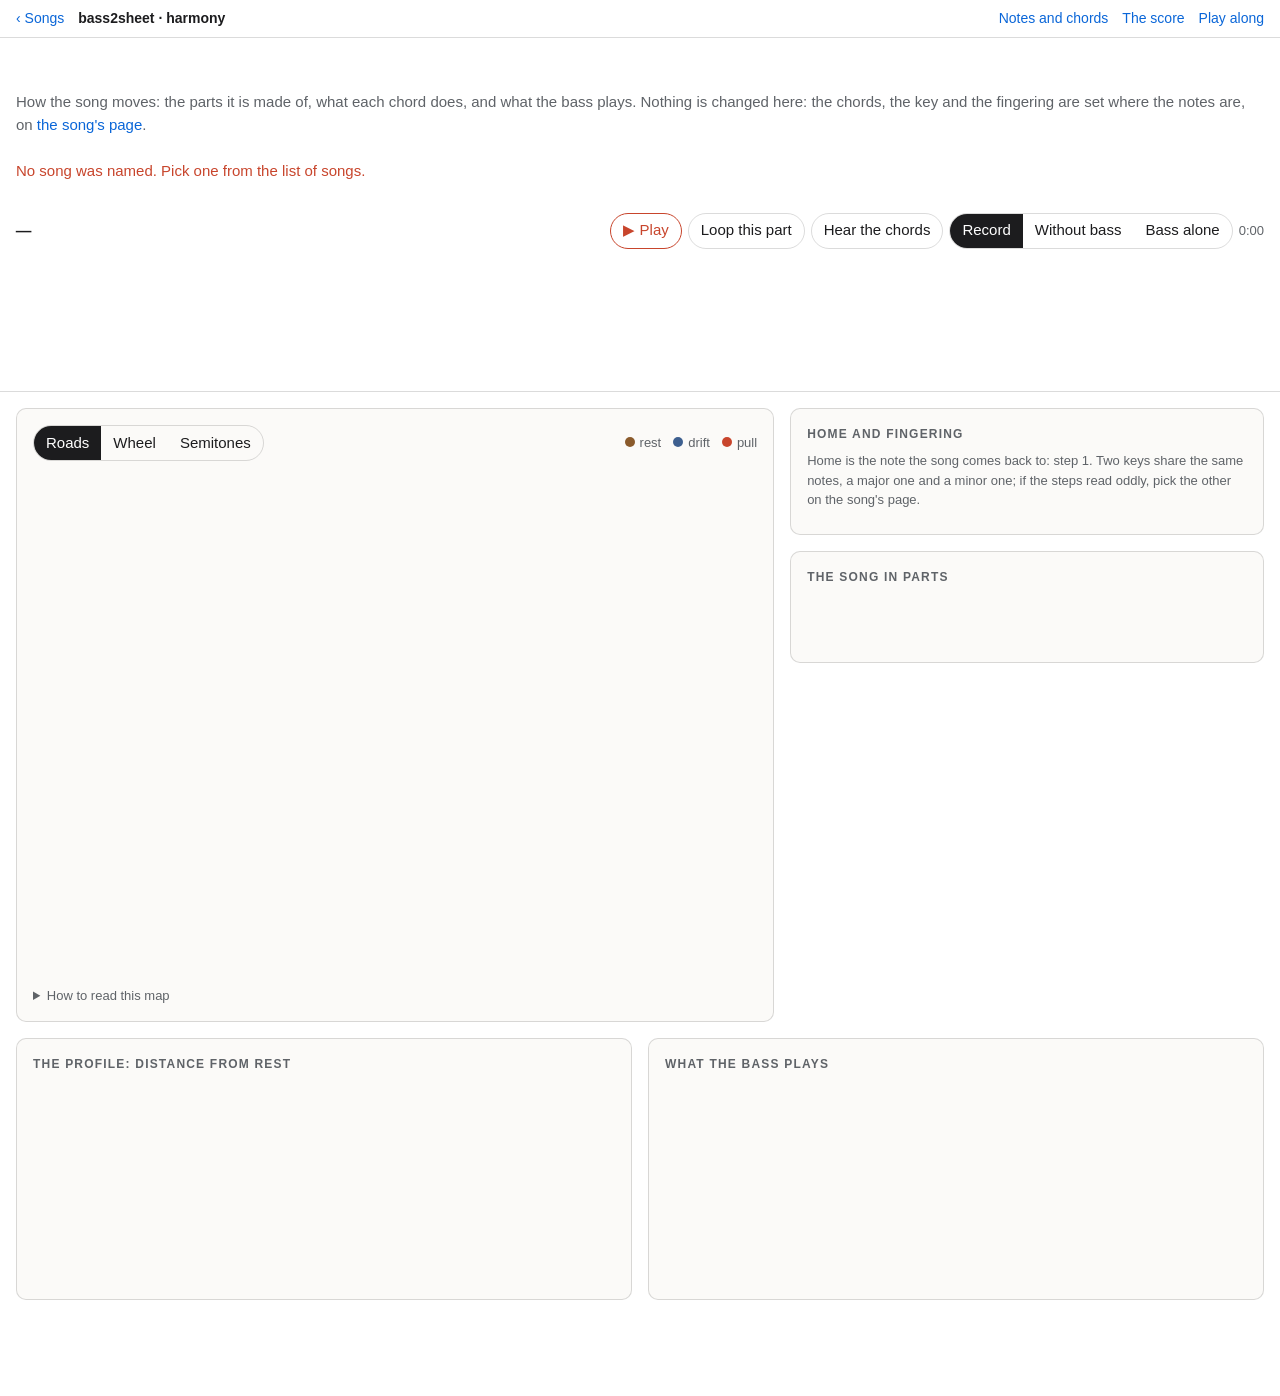
<file: src/bass2sheet/copilot_harmony.html>
<!doctype html>
<html lang="en">
<head>
<meta charset="utf-8">
<title>Harmony · bass2sheet</title>
<link rel="icon" href="data:,">
<meta name="viewport" content="width=device-width, initial-scale=1">
<style>
:root{
  --rest:#8a5a2b;--drift:#3d5f8f;--pull:#c8452c;
  --rest-soft:rgba(138,90,43,.13);--drift-soft:rgba(61,95,143,.13);--pull-soft:rgba(200,69,44,.13);
  --ink-soft:rgba(127,127,127,.16);--trail:#1c1c1e;
  --paper:#ffffff;--text:#1c1c1e;--text-2:#5f6368;--card:#fbfaf8;--line:rgba(0,0,0,.14);--blue:#0a66d8;
  --serif:"Iowan Old Style","Palatino Linotype",Palatino,"Book Antiqua",Georgia,serif;
  --sans:-apple-system,"Segoe UI",Roboto,Helvetica,Arial,sans-serif;
  --s1:4px;--s2:8px;--s3:12px;--s4:16px;--s6:24px;--r:10px;
}
*{box-sizing:border-box}
[hidden]{display:none!important}
body{margin:0;background:var(--paper);color:var(--text);font-family:var(--sans);font-size:15px;line-height:1.5;-webkit-text-size-adjust:100%}
a{color:var(--blue);text-decoration:none}
a:hover{text-decoration:underline}
.top{display:flex;align-items:center;gap:14px;padding:8px var(--s4);border-bottom:1px solid var(--line);font-size:14px}
.top .grow{flex:1}
main{max-width:1280px;margin:0 auto;padding:0 var(--s4) 96px}
h1{font-family:var(--serif);font-weight:400;font-size:2rem;line-height:1.1;margin:var(--s4) 0 2px;letter-spacing:-.01em}
h3{font-size:.75rem;letter-spacing:.1em;text-transform:uppercase;color:var(--text-2);margin:0 0 var(--s2);font-weight:600}
p{margin:0 0 var(--s3)}
.dek{color:var(--text-2);margin:0}
.muted{color:var(--text-2)}
.small{font-size:.8125rem}
.card{border:1px solid var(--line);border-radius:var(--r);background:var(--card);padding:var(--s4)}
.card + .card{margin-top:var(--s4)}
.row{display:flex;flex-wrap:wrap;gap:var(--s2);align-items:center}
.grow{flex:1 1 auto}
button,select{font:inherit;color:inherit}
.btn{min-height:36px;padding:0 var(--s3);border-radius:18px;border:1px solid var(--line);background:transparent;cursor:pointer;display:inline-flex;align-items:center;gap:6px;white-space:nowrap}
.btn:hover{background:var(--ink-soft)}
.btn[aria-pressed=true]{background:var(--text);color:var(--paper);border-color:var(--text)}
.btn.go{border-color:var(--pull);color:var(--pull)}
.btn.mini{min-height:26px;padding:0 10px;font-size:.75rem;border-radius:13px}
select{min-height:36px;border-radius:18px;border:1px solid var(--line);background:var(--paper);padding:0 var(--s2)}
.seg{display:inline-flex;border:1px solid var(--line);border-radius:18px;overflow:hidden}
.seg .btn{border:0;border-radius:0;min-height:34px}
.seg .btn.mini{min-height:26px}
/* the bar that stays in view: the chord that sounds, the part it is in, the neck */
.now{position:sticky;top:0;z-index:20;background:var(--paper);border-bottom:1px solid var(--line);margin:var(--s3) calc(-1*var(--s4)) 0;padding:6px var(--s4);display:flex;flex-wrap:wrap;gap:6px var(--s3);align-items:center;min-width:0}
.here{display:flex;align-items:baseline;gap:var(--s2);flex:none;min-width:150px;height:34px}
.here-name{font-family:var(--serif);font-size:1.9rem;line-height:1}
.here-num{font-family:var(--serif);font-style:italic;color:var(--text-2)}
.job{font-size:.6875rem;letter-spacing:.1em;text-transform:uppercase;font-weight:600;padding:2px 8px;border-radius:10px;color:#fff;white-space:nowrap}
.job.rest{background:var(--rest)}.job.drift{background:var(--drift)}.job.pull{background:var(--pull)}
.path{display:flex;gap:6px;overflow-x:auto;padding:3px 2px;scrollbar-width:thin;flex:1 1 0;min-width:0;align-items:center}
.mark{flex:none;display:inline-block;min-width:1.5em;text-align:center;font-weight:700;font-size:.9375rem;line-height:1.35;padding:0 5px;border:1.5px solid var(--text);border-radius:3px}
.path .mark{margin-right:2px}
.transport{display:flex;gap:6px;flex:none;align-items:center}
.chip{flex:none;display:grid;justify-items:center;min-width:46px;padding:3px 8px;border-radius:8px;border:1px solid var(--line);border-bottom-width:3px;background:transparent;cursor:pointer;line-height:1.15}
.chip b{font-family:var(--serif);font-weight:400;font-size:1.05rem;white-space:nowrap}
.chip i{font-size:.6875rem;color:var(--text-2);font-style:normal;white-space:nowrap}
.chip u{font-size:.625rem;color:var(--text-2);text-decoration:none;white-space:nowrap;letter-spacing:.02em;min-height:1.1em}
.chip.rest{border-bottom-color:var(--rest)}.chip.drift{border-bottom-color:var(--drift)}.chip.pull{border-bottom-color:var(--pull)}
.chip.again b,.chip.again i{opacity:.45}
.chip.playing{background:var(--pull-soft);box-shadow:inset 0 0 0 1px var(--text)}
.edit{flex:1 1 100%;display:flex;flex-direction:column;gap:6px;padding:var(--s2) var(--s3);border:1px solid var(--text);border-radius:var(--r);background:var(--card)}
.edit select{min-height:28px;font-size:.875rem}
.chip.pick{box-shadow:inset 0 0 0 2px var(--text)}
.chip.bare{border-style:dotted;border-bottom-style:solid}
.chip.bare b{font-family:var(--sans);font-size:.9375rem;color:var(--text-2)}
.kbd{flex:1 1 100%;display:flex;align-items:center;gap:var(--s4);min-width:0}
.partmark{flex:none;display:grid;justify-items:center;gap:3px;min-width:2.9em}
.partmark small{font-size:.625rem;line-height:1;min-height:1em;color:var(--text-2);white-space:nowrap}
.v-tag{font-size:.6875rem;letter-spacing:.1em;text-transform:uppercase;font-weight:600;color:var(--text-2)}
#neck{display:block;flex:0 1 700px;min-width:0;height:auto}
#lead{min-height:1.4em;margin:0}
/* the map on the left stays in view while the parts scroll on the right */
.work{display:grid;grid-template-columns:minmax(0,1.6fr) minmax(0,1fr);gap:var(--s4);align-items:start;margin-top:var(--s4)}
.leftcol{position:sticky;top:calc(var(--nowh,190px) + 10px)}
#map{display:block;width:100%;height:auto;max-height:calc(100vh - var(--nowh,190px) - 130px);min-height:240px}
.lens-help{margin-top:var(--s2)}
.lens-help summary{cursor:pointer;font-size:.8125rem;color:var(--text-2)}
.lens-help p{margin:var(--s2) 0 0}
.legend{display:flex;flex-wrap:wrap;gap:var(--s3);font-size:.8125rem;color:var(--text-2)}
.legend i{display:inline-block;width:10px;height:10px;border-radius:50%;margin-right:5px;vertical-align:baseline}
.bg-rest{background:var(--rest)}.bg-drift{background:var(--drift)}.bg-pull{background:var(--pull)}
.two{display:grid;grid-template-columns:repeat(2,minmax(0,1fr));gap:var(--s4);margin-top:var(--s4)}
.two .card + .card{margin-top:0}
/* the song in parts */
#strip,#profile{display:block;width:100%;height:auto;cursor:pointer}
.verb{border-top:1px solid var(--line);padding:var(--s3) 0}
.verb:first-child{border-top:0}
.verb-h{display:flex;flex-wrap:wrap;align-items:baseline;gap:2px var(--s2)}
.verb-h .mark{align-self:center}
.verb-h span:not(.mark){font-size:.8125rem;color:var(--text-2)}
.verb.on .verb-h .mark{background:var(--text);color:var(--paper)}
.opts{display:flex;flex-wrap:wrap;gap:6px;margin-top:var(--s2)}
.verb .said{margin:var(--s2) 0 0}
.role{display:grid;grid-template-columns:86px 1fr 44px;gap:var(--s2);align-items:center;font-size:.8125rem;margin-bottom:4px}
.role .bar{height:10px;border-radius:5px;background:var(--ink-soft);overflow:hidden}
.role .bar i{display:block;height:100%;background:var(--text);opacity:.7}
.role b{font-weight:400;text-align:right;font-variant-numeric:tabular-nums}
/* svg */
svg text{font-family:var(--sans);fill:var(--text)}
.t-num{font-family:var(--serif);font-size:15px;text-anchor:middle}
.t-sm{font-size:10.5px;text-anchor:middle;fill:var(--text-2);paint-order:stroke;stroke:var(--card);stroke-width:2.5px;stroke-linejoin:round}
.t-zone{font-size:12px;letter-spacing:.14em;text-anchor:middle;font-weight:700}
.t-mark{font-size:11px;font-weight:700;text-anchor:middle}
.zone{stroke-width:1.2;stroke-dasharray:3 4}
.st{cursor:pointer}
.st circle{fill:var(--paper);stroke:var(--line);stroke-width:1.2}
.st.in circle{stroke-width:2}
.st.rest.in circle{stroke:var(--rest)}.st.drift.in circle{stroke:var(--drift)}.st.pull.in circle{stroke:var(--pull)}
.st.used.rest circle{fill:var(--rest-soft);stroke:var(--rest);stroke-width:2.2}
.st.used.drift circle{fill:var(--drift-soft);stroke:var(--drift);stroke-width:2.2}
.st.used.pull circle{fill:var(--pull-soft);stroke:var(--pull);stroke-width:2.2}
.st.cur.rest circle{fill:var(--rest);stroke:var(--rest)}.st.cur.drift circle{fill:var(--drift);stroke:var(--drift)}.st.cur.pull circle{fill:var(--pull);stroke:var(--pull)}
.st.cur .t-num{fill:var(--paper)}
.st.cur .t-sm{fill:var(--text);font-weight:700}
.st.dim{opacity:.3}
.st.spare{opacity:.5}
.st.spare circle{stroke-width:1.2}
@keyframes ping{from{stroke-width:14px;stroke-opacity:.35}to{stroke-opacity:1}}
#map[data-live="1"] .st.cur circle{animation:ping .5s ease-out}
.trail{fill:none;stroke:var(--trail);stroke-width:2;stroke-linejoin:round;stroke-linecap:round}
.trail.last{stroke-width:3}
.flow{fill:none;stroke:var(--text-2);stroke-width:5;opacity:.32;stroke-linecap:round}
.grid-l{stroke:var(--line);stroke-width:1;fill:none}
.f-rest{fill:var(--rest)}.f-drift{fill:var(--drift)}.f-pull{fill:var(--pull)}.f-none{fill:var(--text-2)}
.s-rest{stroke:var(--rest)}.s-drift{stroke:var(--drift)}.s-pull{stroke:var(--pull)}
.part{fill:var(--ink-soft)}
.part.alt{fill:rgba(127,127,127,.07)}
.part.on{fill:var(--pull-soft)}
.part-on{fill:none;stroke:var(--text);stroke-width:1.2;pointer-events:none}
.cursor{stroke:var(--pull);stroke-width:2}
.string{stroke:#8d887e;stroke-linecap:round}
.fret{stroke:#b9b4a9;stroke-width:1.4}
.nut{stroke:#55514a;stroke-width:4}
.inlay{fill:rgba(127,127,127,.22)}
.handbox{fill:rgba(127,127,127,.12);stroke:rgba(127,127,127,.4);stroke-width:1;stroke-dasharray:3 3}
.ghost{fill:var(--paper);stroke:#b3aea3;stroke-width:1.2}
.shape{fill:none;stroke:var(--text-2);stroke-width:1.4;opacity:.5;stroke-linejoin:round;stroke-linecap:round}
.tone circle{stroke-width:1.4;fill:var(--paper)}
.tone.none circle{stroke:var(--text-2);fill:#f1efeb}
.tone.rest circle{stroke:var(--rest);fill:color-mix(in srgb,var(--rest) 22%,#fff)}
.tone.drift circle{stroke:var(--drift);fill:color-mix(in srgb,var(--drift) 22%,#fff)}
.tone.pull circle{stroke:var(--pull);fill:color-mix(in srgb,var(--pull) 22%,#fff)}
.tone.root circle{stroke-width:2.6}
.tone text,.sound text{font-size:11px;text-anchor:middle}
.sound circle{stroke:#fff;stroke-width:1.5}
.sound text{fill:#fff;font-weight:700}
#error{margin:var(--s6) 0;color:var(--pull)}
.short{margin:var(--s3) 0 0;display:flex;flex-wrap:wrap;gap:6px var(--s4);align-items:baseline}
.short .line{display:inline-flex;align-items:baseline;gap:6px;white-space:nowrap}
.short .loop{font-family:var(--serif);font-size:1.2rem}
.short .loop i{font-style:normal;color:var(--text-2);font-family:var(--sans);font-size:.75rem}
@media (max-width:900px){
  .work{display:block}
  .leftcol{position:static}
  #map{max-height:none}
  .rightcol{margin-top:var(--s4)}
  .two{grid-template-columns:minmax(0,1fr)}
  .here-name{font-size:1.5rem}
  .path{order:3;flex-basis:100%}
  .kbd{display:block}
  #neck{width:100%}
}
@media (prefers-reduced-motion:reduce){*{transition:none!important;animation:none!important}}

/* the round that plays, bar by bar: the person's chords over four beats, and the bass line under them */
.barbox{flex:none;display:grid;gap:2px;padding:3px 4px 2px;border:1px solid var(--line);border-radius:8px;min-width:124px}
.barbox.playing{background:var(--pull-soft);box-shadow:inset 0 0 0 1px var(--text)}
.barbox .cells,.barbox .beats{display:grid;grid-template-columns:repeat(4,1fr);gap:2px}
.cell{min-height:26px;padding:0 4px;border:0;border-bottom:3px solid var(--line);border-radius:4px 4px 0 0;background:transparent;font-family:var(--serif);font-size:1rem;line-height:1.5;text-align:left;white-space:nowrap;overflow:hidden;text-overflow:ellipsis}
.cell.rest{border-bottom-color:var(--rest)}.cell.drift{border-bottom-color:var(--drift)}.cell.pull{border-bottom-color:var(--pull)}
.barbox{cursor:pointer;background:transparent;font:inherit;color:inherit;text-align:left}
.barbox:hover{background:var(--ink-soft)}
.cell{cursor:inherit}
.cell.guess{color:var(--text-2);font-style:italic}
.chip.guess b{color:var(--text-2);font-style:italic}
.beat{height:16px;border-radius:4px;font-size:.625rem;line-height:16px;text-align:center;color:var(--text-2)}
.beat.cur{background:var(--ink-soft);color:var(--text)}
.barbox u{font-size:.625rem;color:var(--text-2);text-decoration:none;white-space:nowrap;min-height:1.1em;text-align:center}
.barbox .n{font-size:.5625rem;color:var(--text-2);letter-spacing:.04em}
.now .path{flex:1 1 100%;order:3;align-items:flex-start}
.now .transport{flex:1 1 auto;flex-wrap:wrap;justify-content:flex-end}
.now .tapbar,.now .edit,.now .kbd{order:4}
</style>
</head>
<body>
<header class="top">
  <a href="/">‹ Songs</a>
  <b>bass2sheet · harmony</b>
  <span class="grow"></span>
  <a id="to-notes" href="/">Notes and chords</a>
  <a id="to-score" href="/">The score</a>
  <a href="/play">Play along</a>
</header>
<main>
  <h1 id="title">&nbsp;</h1>
  <p class="dek">How the song moves: the parts it is made of, what each chord does, and what the bass plays. Nothing is changed here: the chords, the key and the fingering are set where the notes are, on <a id="to-change" href="/">the song's page</a>.</p>
  <div class="short" id="short" hidden></div>
  <p id="error" hidden></p>

  <div class="now" id="now">
    <div class="here">
      <span class="here-name" id="here-name">–</span>
      <span class="here-num" id="here-num"></span>
      <span class="job" id="here-job" hidden></span>
    </div>
    <div class="path" id="path"></div>
    <div class="transport">
      <button class="btn go" id="play" type="button">▶ Play</button>
      <button class="btn" id="loop" type="button" aria-pressed="false" title="Go round the part that is playing until you stop it">Loop this part</button>
      <button class="btn" id="chords" type="button" aria-pressed="false" title="Play the chords you wrote, in a plain keyboard sound, over what you hear">Hear the chords</button>
      <span class="seg" id="hear" title="What you hear">
        <button class="btn" type="button" data-hear="record" aria-pressed="true">Record</button>
        <button class="btn" type="button" data-hear="nobass" aria-pressed="false">Without bass</button>
        <button class="btn" type="button" data-hear="bass" aria-pressed="false">Bass alone</button>
      </span>
      <span class="muted small" id="clock">0:00</span>
    </div>
    <div class="kbd">
      <svg id="neck" viewBox="0 0 780 132" role="img" aria-label="The bass neck: where the notes of this bar are played, and the note that sounds"></svg>
    </div>
  </div>

  <div class="work">
    <div class="leftcol">
      <div class="card lens">
        <div class="row" style="margin-bottom:var(--s2)">
          <span class="seg" id="lens-tabs">
            <button class="btn" type="button" data-view="roads" aria-pressed="true">Roads</button>
            <button class="btn" type="button" data-view="wheel" aria-pressed="false">Wheel</button>
            <button class="btn" type="button" data-view="semitones" aria-pressed="false">Semitones</button>
          </span>
          <span class="grow"></span>
          <span class="legend"><span><i class="bg-rest"></i>rest</span><span><i class="bg-drift"></i>drift</span><span><i class="bg-pull"></i>pull</span></span>
        </div>
        <p class="small" id="map-hint" style="margin:0 0 var(--s2)"></p>
        <svg id="map" viewBox="0 0 760 534"></svg>
        <details class="lens-help"><summary>How to read this map</summary><p class="small muted" id="lens-note"></p></details>
      </div>
    </div>
    <div class="rightcol">
      <div class="card">
        <h3>Home and fingering</h3>
        <p id="homes" style="margin:0"></p>
        <p class="small muted" style="margin:var(--s2) 0 0">Home is the note the song comes back to: step 1. Two keys share the same notes, a major one and a minor one; if the steps read oddly, pick the other on the song's page.</p>
        <p class="small" id="effort" style="margin:var(--s2) 0 0"></p>
      </div>
      <div class="card">
        <h3>The song in parts</h3>
        <svg id="strip" viewBox="0 0 500 50"></svg>
        <p class="small muted" id="parts-note" style="margin:var(--s2) 0 0"></p>
        <div id="loops"></div>
      </div>
    </div>
  </div>

  <div class="two">
    <div class="card" id="profile-card">
      <h3>The profile: distance from rest</h3>
      <svg id="profile" viewBox="0 0 600 200"></svg>
      <p class="small muted" id="profile-note" style="margin:var(--s2) 0 0"></p>
    </div>
    <div class="card">
      <h3>What the bass plays</h3>
      <div id="roles"></div>
      <p class="small" id="bass-note" style="margin:var(--s3) 0 0"></p>
    </div>
  </div>
  <audio id="au" preload="auto"></audio>
</main>

<script id="logic">
// What the page works out, apart from the page itself, so that it can be tested without a browser.
const Harmony = {
  DEGREES: ["R", "b2", "2", "b3", "3", "4", "b5", "5", "b6", "6", "b7", "7"],
  STRING_NAMES: ["E", "A", "D", "G"],
  esc: s => String(s).replace(/[&<>"]/g, c => ({ "&": "&amp;", "<": "&lt;", ">": "&gt;", '"': "&quot;" }[c])),
  flat: s => String(s).replace(/b(?=[IViv1-9])/g, "♭").replace(/([A-G])b/g, "$1♭").replace(/([A-G])#/g, "$1♯").replace(/^#/, "♯"),
  clock: t => Math.floor(t / 60) + ":" + String(Math.floor(t % 60)).padStart(2, "0"),
  // the stretch (a chord, a part, a bass note) that holds time t, or -1: they are in time order and do not overlap
  at(list, t) {
    let lo = 0, hi = list.length - 1;
    while (lo <= hi) {
      const mid = (lo + hi) >> 1;
      if (t < list[mid].start) hi = mid - 1; else if (t >= list[mid].end) lo = mid + 1; else return mid;
    }
    return -1;
  },
  // the chord before chord i that sits on another spot of the map: where the step into chord i comes from
  before(chords, i, view) {
    for (let k = i - 1; k >= 0; k--) if (chords[k].on[view] !== chords[i].on[view]) return k;
    return -1;
  },
  // every step the song takes on a map, once: from which spot to which, and how often
  moves(chords, view, from = 0, to = Infinity) {
    const seen = new Map();
    for (let i = 1; i < chords.length; i++) {
      const a = chords[i - 1].on[view], b = chords[i].on[view];
      if (a === b || chords[i].start < from || chords[i].start >= to) continue;
      const key = a + ">" + b;
      seen.set(key, (seen.get(key) || 0) + 1);
    }
    return [...seen].map(([key, times]) => ({ a: +key.split(">")[0], b: +key.split(">")[1], times }));
  },
  // the next time the song is on a spot, from time t on and then from the start: the number of that chord
  next(chords, view, spot, t) {
    const later = chords.findIndex(c => c.on[view] === spot && c.start > t + 0.05);
    return later >= 0 ? later : chords.findIndex(c => c.on[view] === spot);
  },
  // an arrow from a to b that stops short of both (pad), slightly bowed so that it does not hide behind the
  // chords it passes; null when the two are too close for one
  bow(a, b, pad) {
    const d = Math.hypot(b[0] - a[0], b[1] - a[1]);
    if (d < 2 * pad + 4) return null;
    const u = [(b[0] - a[0]) / d, (b[1] - a[1]) / d], bend = Math.min(34, d * 0.16);
    const A = [a[0] + u[0] * pad, a[1] + u[1] * pad], B = [b[0] - u[0] * (pad + 3), b[1] - u[1] * (pad + 3)];
    const C = [(A[0] + B[0]) / 2 + u[1] * bend, (A[1] + B[1]) / 2 - u[0] * bend];
    const f = p => p[0].toFixed(1) + "," + p[1].toFixed(1);
    return `M${f(A)}Q${f(C)} ${f(B)}`;
  },
  // a slice of a ring around (cx, cy), from turn i0 to i1 (twelfths of the circle, 0 at the top) between two radii
  wedge(i0, i1, r0, r1, cx, cy) {
    const P = (i, r) => { const a = (i * 30 - 90) * Math.PI / 180; return (cx + r * Math.cos(a)).toFixed(1) + "," + (cy + r * Math.sin(a)).toFixed(1); };
    return `M${P(i0, r0)}L${P(i0, r1)}A${r1},${r1} 0 0 1 ${P(i1, r1)}L${P(i1, r0)}A${r0},${r0} 0 0 0 ${P(i0, r0)}Z`;
  },
  // the places on the neck where bass notes are played, each once, in the order they are first played: with
  // what the note is to its chord, and how often it is played there
  shape(notes) {
    const seen = new Map();
    for (const n of notes) {
      const key = n.string + ":" + n.fret, had = seen.get(key);
      if (had) had.times++; else seen.set(key, { string: n.string, fret: n.fret, degree: n.degree, role: n.role, times: 1 });
    }
    return [...seen.values()];
  },
  // the profile as a line of steps: each chord holds its distance from rest for as long as it lasts
  steps(chords, X, Y) {
    let d = "", last = null;
    for (const c of chords) {
      const x0 = X(c.start).toFixed(1), x1 = X(c.end).toFixed(1), y = Y(c.far).toFixed(1);
      d += (last === null ? "M" : "L") + x0 + "," + y + "L" + x1 + "," + y;
      last = c;
    }
    return d;
  },
  // the notes a chord is played with, as MIDI numbers: its root in the octave below middle C, the others above it
  voicing(root, tones) {
    const low = 48 + root;
    return [low, ...tones.filter(pc => pc !== root).map(pc => low + ((pc - root + 12) % 12))].sort((a, b) => a - b);
  },
  // the bars (counted from 1) where the parts with one letter play bar k of their loop
  rounds(parts, letter, k) {
    const out = [];
    for (const p of parts) if (p.letter === letter) for (let b = 0; b < p.bars; b++) if ((b + (p.skip || 0)) % p.size === k) out.push(p.bar + b);
    return out;
  },
  // what a bar shows of its chords, as stretches of its four beats in order: [{beat, beats, chord}], beats
  // counted from 0; `chord` is null for the beats before the bar's first chord, or for a bar that has none
  barCells(chords) {
    const cells = [], first = chords.length ? chords[0].beat - 1 : 4;
    if (first > 0) cells.push({ beat: 0, beats: first, chord: null });
    chords.forEach((c, i) => cells.push({ beat: c.beat - 1, beats: (i + 1 < chords.length ? chords[i + 1].beat - 1 : 4) - (c.beat - 1), chord: c }));
    return cells;
  },
  // the bars shown in a row around bar k of a part (bars counted from 0): the round that holds it, or, for a
  // loop shorter than four bars, as many rounds as make four bars or more; only bars of the part
  window(part, k) {
    const span = part.size * Math.ceil(4 / part.size), zero = part.bar - 1 - (part.skip || 0);
    const first = zero + Math.floor((k - zero) / span) * span, out = [];
    for (let b = first; b < first + span; b++) if (b >= part.bar - 1 && b < part.bar - 1 + part.bars) out.push(b);
    return out;
  },
  // "the 2nd fret of the A string", "the open E string"
  fretName(string, fret) {
    if (fret === 0) return `the open ${Harmony.STRING_NAMES[string]} string`;
    const th = fret % 10 === 1 && fret !== 11 ? "st" : fret % 10 === 2 && fret !== 12 ? "nd" : fret % 10 === 3 && fret !== 13 ? "rd" : "th";
    return `the ${fret}${th} fret of the ${Harmony.STRING_NAMES[string]} string`;
  },
  // which round of a part time t falls in, and which bar of the loop: [round from 1, bar of the loop from 0, the
  // bar of the song from 0]
  round(part, bars, t) {
    let bar = part.bar - 1;
    while (bar + 1 < part.bar - 1 + part.bars && bars[bar + 1].time <= t) bar++;
    const k = bar - (part.bar - 1) + (part.skip || 0);   // a part may begin part of the way round its loop
    return [Math.floor(k / part.size) + 1, k % part.size, bar];
  },
  // a loop said short: each chord once with how many bars it lasts, "i – ♭VII – ♭VI – V", and that count when
  // every chord lasts the same ("2 bars each"; 0 when they differ, and then each chord carries its own)
  said(loop) {
    const runs = [];
    for (const bar of loop) {
      const key = bar.map(c => c.numeral).join(" ") || "–", last = runs[runs.length - 1];
      if (last && last.key === key) last.bars++; else runs.push({ key, bars: 1, job: bar[0] ? bar[0].job : "none" });
    }
    const each = runs.every(r => r.bars === runs[0].bars) ? runs[0].bars : 0;
    return { runs, each };
  },
  // the bar of the song (from 0) where a part plays bar k of its loop in a round, kept inside the part
  barOf(part, round, k) {
    const bar = part.bar - 1 + (round - 1) * part.size + k - (part.skip || 0);
    return Math.max(part.bar - 1, Math.min(part.bar - 2 + part.bars, bar));
  },
  // "bars 1–24, 97–120"
  spans(parts) {
    return "bars " + parts.map(p => p.bar + "–" + (p.bar + p.bars - 1)).join(", ");
  },
};
if (typeof module !== "undefined") module.exports = Harmony;
</script>

<script id="app">
const $ = id => document.getElementById(id), L = Harmony;
const song = decodeURIComponent(location.hash.slice(1));
const au = $("au");
let H = null;                     // what the server says of the song
const S = { view: "roads", hear: "record", loop: false, chord: -1, part: -1, note: -1, bar: -1, beat: -1, looping: null, chords: false };
const JOB = { rest: "Home · rest", drift: "Away · drift", pull: "Tension · pull" };
const ARROW = '<defs><marker id="ah" viewBox="0 0 10 10" refX="8" refY="5" markerWidth="11" markerHeight="11" markerUnits="userSpaceOnUse" orient="auto"><path d="M0,0L10,5L0,10z" fill="context-stroke"/></marker></defs>';
const NOTES = {
  roads: "Roads: three regions for the three jobs a chord can do. The usual trip runs Home → Away → Tension → Home; the arrows are the steps your chords take, bolder where the song takes them often. Inside each region, darker (flatter) chords sit on the left and brighter (sharper) ones on the right. Each region has three rows: the one facing the middle of the map is in the key, the next is one step outside it (borrowed chords and the dominants of other chords), and the rim is far outside. Filled circles are the chords of this song; a click on one goes to where the song is on it next.",
  wheel: "Wheel: the circle of fifths with home at the top. Majors outside, the minor chords with the same notes inside them, diminished chords at the hub. The shaded wedge is the key; the dashed wedge is the other mode on the same home, which songs borrow from. Neighbours are close; the far side is a tritone away.",
  semitones: "Semitones: the twelve notes in order round the circle, home at the top, each step clockwise a semitone up. The three chords on one note sit on one spoke: major outside, minor inside it, diminished at the hub. A bass player reads it as the neck: one step round is one fret.",
};
// The chords in a plain keyboard sound, so that a chord can be heard against the record.
const Keys = {
  ctx: null, voices: [], now: null,
  ready() {
    if (!this.ctx) {
      const Ctx = window.AudioContext || window.webkitAudioContext;
      if (!Ctx) return null;
      this.ctx = new Ctx();
      this.out = this.ctx.createGain();
      this.out.gain.value = 0.55;
      const soft = this.ctx.createBiquadFilter();
      soft.type = "lowpass";
      soft.frequency.value = 1500;
      this.out.connect(soft);
      soft.connect(this.ctx.destination);
    }
    if (this.ctx.state === "suspended") this.ctx.resume();
    return this.ctx;
  },
  play(chord, key) {
    if (this.now === key) return;
    this.stop();
    const ctx = this.ready();
    if (!ctx) return;
    this.now = key;
    const t = ctx.currentTime;
    for (const midi of L.voicing(chord.root, chord.tones)) {
      const g = ctx.createGain();
      g.gain.setValueAtTime(0.0001, t);
      g.gain.linearRampToValueAtTime(0.17, t + 0.03);
      g.gain.exponentialRampToValueAtTime(0.09, t + 0.7);
      g.connect(this.out);
      const oscs = [-3, 3].map(cents => {
        const o = ctx.createOscillator();
        o.type = "triangle";
        o.frequency.value = 440 * Math.pow(2, (midi - 69) / 12);
        o.detune.value = cents;
        o.connect(g);
        o.start(t);
        return o;
      });
      this.voices.push({ g, oscs });
    }
  },
  stop() {
    if (this.ctx) {
      const t = this.ctx.currentTime;
      for (const v of this.voices) {
        v.g.gain.cancelScheduledValues(t);
        v.g.gain.setValueAtTime(Math.max(0.0001, v.g.gain.value), t);
        v.g.gain.linearRampToValueAtTime(0.0001, t + 0.08);
        v.oscs.forEach(o => o.stop(t + 0.1));
      }
    }
    this.voices = [];
    this.now = null;
  },
};

function seek(t, play) {
  S.looping = null;  // going somewhere by hand: the part to go round is the one landed in
  au.currentTime = Math.max(0, Math.min(H.length - 0.05, t));
  if (play && au.paused) au.play();
  tick(true);
}
function toggle() { if (au.paused) au.play(); else au.pause(); }
function fail(text) { $("error").hidden = !text; $("error").textContent = text || ""; }

/* ----- the chord that sounds, the round that plays as bars of four beats, the neck ----- */
function paintHere() {
  const c = H.chords[S.chord], bar = H.bars[S.bar], job = $("here-job");
  $("here-name").textContent = c ? L.flat(c.name) : "–";
  $("here-num").textContent = c ? L.flat(c.numeral) : bar && bar.stands_on ? `bass on ${L.flat(bar.stands_on)}` : "";
  job.hidden = !c;
  if (c) {
    job.className = "job " + c.job;
    job.textContent = (c.far === 0 ? "home" : JOB[c.job]) + (c.ring ? (c.ring === 1 ? " · outside the key" : " · far out") : "");
  }
}
// what the bass plays in a bar, in words: steps of the chord where the bar has one throughout, else of the key
function barLine(k) {
  const notes = H.bass.filter(n => n.bar === k + 1), byChord = notes.length > 0 && notes.every(n => n.degree);
  return notes.map(n => L.flat(byChord ? n.degree : n.step)).join(" ");
}
function barBox(k, playing) {   // a bar of the round: its chords over its four beats (the tool's guesses lighter), and what the bass plays
  const bar = H.bars[k], cells = L.barCells(bar.chords);
  return `<button type="button" class="barbox${playing ? " playing" : ""}" data-bar="${k}" title="Bar ${k + 1}: ${bar.chords.length ? (bar.yours ? "the chords you chose" : "the tool's guess at the chords") : "no chord"}. A click goes there">
    <span class="n">bar ${k + 1}</span>
    <span class="cells">${cells.map(c => `<span class="cell ${c.chord ? c.chord.job + (bar.yours ? "" : " guess") : ""}" style="grid-column:span ${c.beats}">${c.chord ? L.esc(L.flat(c.chord.name)) : "&nbsp;"}</span>`).join("")}</span>
    <span class="beats">${[0, 1, 2, 3].map(b => `<span class="beat${playing && b === S.beat ? " cur" : ""}">${b + 1}</span>`).join("")}</span>
    <u title="What the bass plays in this bar: steps of the key, or of the chord where you chose it">${L.esc(barLine(k)) || "&nbsp;"}</u>
  </button>`;
}
function paintPath() {
  const p = H.parts[S.part], el = $("path");
  if (!p) { el.innerHTML = '<span class="muted small">Press Play, or click a part of the song.</span>'; return; }
  const [round, , bar] = L.round(p, H.bars, au.currentTime), rounds = Math.ceil((p.bars + p.skip) / p.size);
  const said = `Part ${p.letter}${rounds > 1 ? `, round ${round} of ${rounds}` : ""}`;   // the letter, and under it which round this is
  let s = `<span class="partmark" title="${said}"><span class="mark">${p.letter}</span><small id="where">${rounds > 1 ? `${round} of ${rounds}` : ""}</small></span>`;
  for (const k of L.window(p, bar)) if (k < H.bars.length) s += barBox(k, k === bar);
  el.innerHTML = s;
  el.querySelectorAll(".barbox").forEach(b => { b.onclick = () => seek(H.bars[+b.dataset.bar].time + 0.01, false); });
  const cur = el.querySelector(".barbox.playing");
  if (cur && cur.scrollIntoView) cur.scrollIntoView({ block: "nearest", inline: "nearest" });
}
function paintNeck() {
  const c = H.chords[S.chord], n = H.bass[S.note], p = H.parts[S.part];
  const last = Math.min(24, Math.max(12, ...H.bass.map(b => b.fret))), W = (724 - 48) / last;
  const X = f => (f === 0 ? 24 : 48 + (f - 0.5) * W), Y = s => 22 + (3 - s) * 26;   // the G string on top, as in tab
  const called = b => L.flat(H.names[b.pitch % 12]);
  const tip = b => {   // a note in words, for the pointer: what it is, and where it is played
    const under = b.role && b.chord !== null ? H.chords[b.chord] : null;
    const is = !under ? `step ${L.flat(b.step)} of ${L.flat(H.home.name)}` : b.role === "other" ? `a passing note over ${L.flat(under.name)}` : `the ${b.role} of ${L.flat(under.name)}`;
    return `${called(b)}: ${is} · ${L.fretName(b.string, b.fret)}`;
  };
  let s = `<line class="nut" x1="48" x2="48" y1="14" y2="108"/>`;
  for (let f = 1; f <= last; f++) s += `<line class="fret" x1="${(48 + f * W).toFixed(1)}" x2="${(48 + f * W).toFixed(1)}" y1="16" y2="106"/>`;
  const single = [3, 5, 7, 9, 15, 17, 19, 21].filter(f => f <= last), double = [12, 24].filter(f => f <= last);
  single.forEach(f => { s += `<circle class="inlay" cx="${X(f).toFixed(1)}" cy="61" r="5"/>`; });
  double.forEach(f => { s += `<circle class="inlay" cx="${X(f).toFixed(1)}" cy="35" r="5"/><circle class="inlay" cx="${X(f).toFixed(1)}" cy="87" r="5"/>`; });
  [0, 1, 2, 3].forEach(i => { s += `<line class="string" x1="10" x2="724" y1="${Y(i)}" y2="${Y(i)}" stroke-width="${3.4 - i * 0.6}"/><text class="t-sm" x="742" y="${Y(i) + 4}" style="font-size:11px">${L.STRING_NAMES[i]}</text>`; });
  single.concat(double).forEach(f => { s += `<text class="t-sm" x="${X(f).toFixed(1)}" y="126">${f}</text>`; });
  // only what is played: faintly, every place this part of the song uses; in circles, by name and joined in the
  // order they are played, the notes of this bar; filled, the note that sounds; and where the hand is: four frets
  // from the first finger. Nothing is written beside the neck: words that change with every note moved it about.
  const inBar = S.bar >= 0 ? H.bass.filter(b => b.bar === S.bar + 1) : [];
  const at = n && n.hand ? n.hand : (inBar.find(b => b.hand) || {}).hand;
  if (at) {
    const x0 = 48 + (at - 1) * W, x1 = 48 + Math.min(last, at + 3) * W;
    s += `<rect class="handbox" x="${x0.toFixed(1)}" y="11" width="${(x1 - x0).toFixed(1)}" height="100" rx="9"><title>The hand: first finger at fret ${at}</title></rect><text class="t-sm" x="${(x0 + 4).toFixed(1)}" y="8" style="text-anchor:start;font-size:9.5px">hand</text>`;
  }
  const here = new Set(inBar.map(b => b.string + ":" + b.fret));
  if (p) L.shape(H.bass.filter(b => b.start >= p.start && b.start < p.end)).forEach(q => {
    if (!here.has(q.string + ":" + q.fret)) s += `<circle class="ghost" cx="${X(q.fret).toFixed(1)}" cy="${Y(q.string)}" r="6.5"><title>Played ${q.times} time${q.times > 1 ? "s" : ""} in this part</title></circle>`;
  });
  if (inBar.length > 1) s += `<polyline class="shape" points="${inBar.map(b => X(b.fret).toFixed(1) + "," + Y(b.string)).join(" ")}"/>`;
  const drawn = new Set();
  for (const b of inBar) {
    const place = b.string + ":" + b.fret, tone = b.role && b.role !== "other" && c ? c.job : "none";
    if (drawn.has(place)) continue;
    drawn.add(place);
    s += `<g class="tone ${tone}${b.role === "root" ? " root" : ""}"><title>${L.esc(tip(b))}</title><circle cx="${X(b.fret).toFixed(1)}" cy="${Y(b.string)}" r="10.5"/><text x="${X(b.fret).toFixed(1)}" y="${Y(b.string) + 4}">${L.esc(called(b))}</text></g>`;
  }
  if (n) s += `<g class="sound"><title>${L.esc(tip(n))}</title><circle class="${n.role && n.role !== "other" && c ? "f-" + c.job : "f-none"}" cx="${X(n.fret).toFixed(1)}" cy="${Y(n.string)}" r="12.5"/><text x="${X(n.fret).toFixed(1)}" y="${Y(n.string) + 4}">${L.esc(called(n))}</text></g>`;
  $("neck").innerHTML = s;
}

/* ----- how the notes are put on the neck: chosen on the song's page ----- */
const TABS = { easy: "the fewest hand moves", closed: "no open strings", low: "the lowest frets", position: "one position" };
function paintTabs() {
  const now = H.tabs.find(t => t.id === H.tab) || H.tabs[0];
  $("effort").innerHTML = `Fingering: ${TABS[H.tab] || H.tab}. In this song ${now.moves} hand move${now.moves === 1 ? "" : "s"}, ${now.skips} string skips, ${Math.round(100 * now.open / Math.max(1, now.notes))}% open strings. <a href="/song#${encodeURIComponent(H.id)}">Change it on the song's page</a>.`;
}

/* ----- the maps ----- */
function paintMap() {
  const M = H.maps[S.view], spots = M.spots, roads = S.view === "roads", pad = roads ? 22 : 25;
  const c = H.chords[S.chord], cur = c ? c.on[S.view] : -1, prev = c ? L.before(H.chords, S.chord, S.view) : -1;
  const from = prev >= 0 ? H.chords[prev].on[S.view] : -1, part = H.parts[S.part];
  let s = ARROW;
  if (roads) {
    const TITLE = { drift: ["AWAY · DRIFT", 21], pull: ["TENSION · PULL", 21], rest: ["HOME · REST", 526] };
    for (const [job, z] of Object.entries(H.regions)) {
      const [x, y, w, h] = z.box;
      s += `<rect class="zone s-${job}" x="${x}" y="${y}" width="${w}" height="${h}" rx="34" fill="var(--${job}-soft)"/><text class="t-zone f-${job}" x="${x + w / 2}" y="${TITLE[job][1]}">${TITLE[job][0]}</text>`;
    }
    [["M306,310Q246,288 224,234", "leave", 236, 286], ["M272,244Q380,280 488,244", "build", 380, 284], ["M536,234Q514,288 454,310", "resolve", 524, 286]].forEach(([d, word, tx, ty]) => {
      s += `<path class="flow" marker-end="url(#ah)" d="${d}"/><text class="t-sm" x="${tx}" y="${ty}" style="font-style:italic;font-size:11.5px">${word}</text>`;
    });
    s += ["In every region:", "← darker · brighter →", "row facing the middle: in the key", "next row: one step outside it", "rim: far outside"].map((t, i) => `<text class="t-sm" x="10" y="${392 + i * 16}" style="text-anchor:start${i ? "" : ";font-weight:700"}">${t}</text>`).join("");
  } else if (S.view === "wheel") {
    const other = H.home.major ? -3 : 3;
    s += `<path d="${L.wedge(-1.5, 1.5, 62, 206, 300, 215)}" fill="var(--ink-soft)"/><path d="${L.wedge(other - 1.5, other + 1.5, 62, 206, 300, 215)}" class="grid-l" stroke-dasharray="4 4"/>`;
    s += `<text class="t-sm" x="60" y="20" style="text-anchor:start">← flatter, darker</text><text class="t-sm" x="540" y="20" style="text-anchor:end">sharper, brighter →</text>`;
  } else {
    s += `<circle class="grid-l" cx="300" cy="215" r="180"/><circle class="grid-l" cx="300" cy="215" r="130"/><circle class="grid-l" cx="300" cy="215" r="86"/>`;
    s += `<text class="t-sm" x="540" y="20" style="text-anchor:end">a semitone up →</text>`;
  }
  // the steps your chords take, faint; those of the part that is playing, darker; the one into the sounding chord, bold
  const all = L.moves(H.chords, S.view), most = Math.max(1, ...all.map(m => m.times));
  const mine = new Set(part ? L.moves(H.chords, S.view, part.start, part.end).map(m => m.a + ">" + m.b) : []);
  let top = "";
  for (const m of all) {
    const d = L.bow([spots[m.a].x, spots[m.a].y], [spots[m.b].x, spots[m.b].y], pad);
    if (!d) continue;
    const hot = m.a === from && m.b === cur, here = mine.has(m.a + ">" + m.b);
    if (all.length > 14 && m.times === 1 && !hot && !here) continue;  // a busy map: a step taken once is left out
    const path = `<path class="trail${hot ? " last" : ""}" style="opacity:${hot ? 1 : here ? 0.7 : (0.1 + 0.3 * m.times / most).toFixed(2)}" marker-end="url(#ah)" d="${d}"><title>${m.times} time${m.times > 1 ? "s" : ""}</title></path>`;
    if (hot || here) top += path; else s += path;
  }
  s += top;
  spots.forEach((p, i) => {
    const used = p.seconds > 0, isCur = i === cur, faded = !used && !isCur && p.ring > 0, spare = !used && !isCur && p.ring === 0;
    const label = L.flat(roads ? p.numeral : p.name.replace(/dim$/, "°")), big = roads ? (label.length > 3 ? 10.5 : 14) : (p.r >= 22 ? 13 : p.r >= 19 ? 11 : 9.5);
    const tip = used ? L.clock(p.seconds) + " of the song" : "not in this song";
    s += `<g class="st ${p.job}${p.ring === 0 ? " in" : ""}${used ? " used" : ""}${isCur ? " cur" : ""}${faded ? " dim" : ""}${spare ? " spare" : ""}" data-spot="${i}"><title>${L.esc(L.flat(p.name))} · ${L.esc(L.flat(p.numeral))} · ${tip}</title><circle cx="${p.x}" cy="${p.y}" r="${p.r}"/><text class="t-num" x="${p.x}" y="${p.y + (roads ? 5 : 4)}" style="font-size:${big}px">${L.esc(label)}</text>${roads ? `<text class="t-sm" x="${p.x}" y="${p.y + p.r + 12}">${L.esc(L.flat(p.name))}</text>` : ""}</g>`;
  });
  const map = $("map");
  map.setAttribute("viewBox", `0 0 ${M.box[0]} ${M.box[1]}`);
  map.dataset.live = au.paused ? "0" : "1";
  map.innerHTML = s;
  map.querySelectorAll(".st").forEach(g => {
    g.onclick = () => {
      const k = L.next(H.chords, S.view, +g.dataset.spot, au.currentTime);
      if (k >= 0) seek(H.chords[k].start + 0.01, true);
    };
  });
  $("lens-note").textContent = NOTES[S.view];
  const withChords = H.yours + H.guessed;
  $("map-hint").innerHTML = !withChords ? "The tool hears no chords in this song."
    : `${H.yours ? `You chose the chords of ${H.yours} of the song's ${withChords} bars; the rest are` : "The chords are"} the tool's best guess, and a guess is often wrong. <a href="/song#${encodeURIComponent(H.id)}">Hear them and change them on the song's page</a>.`;
}

/* ----- the song in parts ----- */
const X500 = t => 500 * t / H.length, X600 = t => 600 * t / H.length;
const GAP = 1.5;   // between two parts of the strip
function paintStrip() {
  let s = "", seen = {};
  H.parts.forEach((p, i) => {
    const x = X500(p.start), w = Math.max(2, X500(p.end) - x);
    seen[p.letter] = seen[p.letter] === undefined ? Object.keys(seen).length : seen[p.letter];
    s += `<g data-part="${i}"><title>Part ${p.letter} · bars ${p.bar}–${p.bar + p.bars - 1}</title><rect class="part${seen[p.letter] % 2 ? " alt" : ""}" x="${(x + GAP / 2).toFixed(2)}" y="3" width="${Math.max(0.5, w - GAP).toFixed(2)}" height="28" rx="4"/>${w > 13 ? `<text class="t-mark" x="${(x + w / 2).toFixed(1)}" y="21">${p.letter}</text>` : ""}</g>`;
  });
  s += `<text class="t-sm" x="1" y="45" style="text-anchor:start">0:00</text><text class="t-sm" x="499" y="45" style="text-anchor:end">${L.clock(H.length)}</text>`;
  s += `<rect class="part-on" id="strip-on" y="3.6" height="26.8" rx="3.4" visibility="hidden"/>`;
  s += `<line class="cursor" id="strip-cursor" x1="0" x2="0" y1="0" y2="34"/>`;
  $("strip").innerHTML = s;
  markPart(S.part);
}
// The part that plays: its colour, and a line round it. The line is a shape of its own, drawn after every part and
// kept inside the part's own box: as the border of the part's shape, the part after it covered one of its sides.
function markPart(part) {
  const parts = document.querySelectorAll("#strip .part"), line = $("strip-on"), on = parts[part];
  parts.forEach((r, i) => r.classList.toggle("on", i === part));
  if (!line) return;
  line.setAttribute("visibility", on ? "visible" : "hidden");
  if (on) {
    line.setAttribute("x", (+on.getAttribute("x") + 0.6).toFixed(2));
    line.setAttribute("width", Math.max(0.3, +on.getAttribute("width") - 1.2).toFixed(2));
  }
}
function loopChip(loop, k) {   // a bar of a loop: the chords most rounds have there, or the note the bass stands on
  const bar = loop.loop[k], line = loop.bass[k], first = bar[0];
  const name = bar.length ? bar.map(c => L.flat(c.name)).join(" ") : loop.stands[k] ? L.flat(loop.stands[k]) : "–";
  const under = bar.length ? bar.map(c => L.flat(c.numeral)).join(" ") : loop.stands[k] ? "bass" : "";
  return `<button type="button" class="chip ${first ? first.job : "bare"}" data-k="${k}" title="${bar.length ? "A click goes there and plays" : "No chord: the note the bass stands on in this bar"}"><b>${L.esc(name)}</b><i>${L.esc(under)}</i><u>${L.esc(line.notes.map(n => L.flat(n.said)).join(" "))}</u></button>`;
}
function paintLoops() {
  const by = {};
  H.parts.forEach(p => { (by[p.letter] = by[p.letter] || []).push(p); });
  const cur = H.parts[S.part], order = [...new Set(H.parts.map(p => p.letter))];
  $("loops").innerHTML = [...H.loops].sort((a, b) => order.indexOf(a.letter) - order.indexOf(b.letter)).map(loop => {
    const mine = by[loop.letter], rounds = Math.round(loop.rounds * 10) / 10;
    const what = loop.size === loop.bars ? `${loop.bars} bar${loop.bars > 1 ? "s" : ""}, once through` : `${loop.size} bar${loop.size > 1 ? "s" : ""}, ${rounds} times round`;
    return `<div class="verb${cur && cur.letter === loop.letter ? " on" : ""}" data-letter="${loop.letter}">
      <div class="verb-h"><span class="mark">${loop.letter}</span><span>${what} · ${L.spans(mine)}</span><span class="grow"></span><button type="button" class="btn mini" data-play="${loop.letter}">▶ Play it</button></div>
      <div class="opts">${loop.loop.map((_, k) => loopChip(loop, k)).join("")}</div>
      ${loop.same ? '<p class="small muted said">The bass plays the same shape in every bar of this part.</p>' : ""}
    </div>`;
  }).join("");
  $("loops").querySelectorAll("[data-play]").forEach(b => {
    b.onclick = () => { const p = by[b.dataset.play].find(q => q.start > au.currentTime) || by[b.dataset.play][0]; seek(p.start + 0.01, true); };
  });
  $("loops").querySelectorAll(".verb").forEach(v => v.querySelectorAll(".chip").forEach(b => {
    b.onclick = () => { const p = by[v.dataset.letter].find(q => q.skip === 0) || by[v.dataset.letter][0]; seek(H.bars[L.barOf(p, p.skip ? 2 : 1, +b.dataset.k)].time + 0.01, true); };
  }));
  const loops = H.loops.filter(l => l.size < l.bars), inLoops = loops.reduce((n, l) => n + l.bars, 0);
  $("parts-note").textContent = H.bars.length
    ? `${H.loops.length} different part${H.loops.length > 1 ? "s" : ""}, found from the notes the bass line stands on; ${Math.round(100 * inLoops / H.bars.length)}% of the song's bars go round a loop. Each box is a bar: its chord, and under it what the bass plays as steps of the key (1 is home), or of the chord where you chose it (R is its root). A click on a bar goes there and plays.`
    : "";
}

/* ----- the profile, and the bass ----- */
function paintProfile() {
  $("profile-card").hidden = !H.chords.length;
  if (!H.chords.length) return;
  const top = Math.max(4.4, ...H.chords.map(c => c.far)), Y = v => 176 - v * (140 / top);
  let s = `<line class="grid-l" x1="0" x2="600" y1="${Y(0)}" y2="${Y(0)}"/><text class="t-sm" x="2" y="${Y(0) + 13}" style="text-anchor:start">home</text><text class="t-sm" x="2" y="31" style="text-anchor:start">far from rest</text>`;
  H.parts.forEach(p => {
    const x = X600(p.start), w = X600(p.end) - x;
    s += `<line class="grid-l" x1="${x.toFixed(1)}" x2="${x.toFixed(1)}" y1="18" y2="${Y(0)}"/>${w > 13 ? `<text class="t-mark" x="${(x + w / 2).toFixed(1)}" y="13">${p.letter}</text>` : ""}`;
  });
  H.chords.forEach(c => {   // each chord holds its distance from rest for as long as it lasts; where there is none, nothing
    const x0 = X600(c.start), x1 = X600(c.end), y = Y(c.far);
    s += `<path d="M${x0.toFixed(1)},${Y(0)}L${x0.toFixed(1)},${y.toFixed(1)}L${x1.toFixed(1)},${y.toFixed(1)}L${x1.toFixed(1)},${Y(0)}Z" fill="var(--ink-soft)" stroke="var(--text)" stroke-width="1"/><circle class="f-${c.job}" cx="${x0.toFixed(1)}" cy="${y.toFixed(1)}" r="2.4"><title>${L.esc(L.flat(c.name))} · ${L.esc(L.flat(c.numeral))} · bar ${c.bar}</title></circle>`;
  });
  s += `<line class="cursor" id="profile-cursor" x1="0" x2="0" y1="18" y2="${Y(0)}"/>`;
  $("profile").innerHTML = s;
  const time = { rest: 0, drift: 0, pull: 0 };
  H.places.forEach(p => { time[p.job] += p.share; });
  const peak = H.chords.reduce((a, c) => (!a || c.far > a.far ? c : a), null);
  $("profile-note").textContent = `Of the time that has a chord (${Math.round(100 * H.covered)}% of the song), ${Math.round(100 * time.rest)}% is at rest, ${Math.round(100 * time.drift)}% away and ${Math.round(100 * time.pull)}% in tension. The furthest point is ${L.flat(peak.name)} (${L.flat(peak.numeral)}), first in bar ${peak.bar}. Click anywhere to go there.`;
}
function paintBass() {
  const row = (name, share) => `<div class="role"><span>${name}</span><span class="bar"><i style="width:${(100 * share).toFixed(1)}%"></i></span><b>${Math.round(100 * share)}%</b></div>`;
  const NAMES = { root: "Root", fifth: "Fifth", third: "Third", seventh: "Seventh", other: "Passing notes" };
  let s = H.steps.slice(0, 6).map(x => row("Step " + L.flat(x.step), x.share)).join("");
  let said = "How long the bass spends on each step of the key (1 is home).";
  if (H.roles) {
    s += '<h3 style="margin:var(--s3) 0 var(--s2)">Under the chords you chose</h3>' + Object.entries(H.roles).map(([r, share]) => row(NAMES[r], share)).join("");
    said += ` Under the chords you chose it starts ${Math.round(100 * H.on_root)}% of them on their root.`;
  }
  const moves = H.motions.slice(0, 3).map(m => `${m.name} (${m.times})`).join(", ");
  if (moves) said += ` From one chord to the next the root moves most often ${moves}.`;
  $("roles").innerHTML = s;
  $("bass-note").textContent = said;
}

/* ----- home: chosen on the song's page ----- */
function paintHomes() {
  $("homes").innerHTML = `<b>${L.esc(L.flat(H.home.name))}</b>${H.home.yours ? "" : " <span class=\"muted\">· the tool's guess</span>"} <a class="small" href="/song#${encodeURIComponent(H.id)}">Change it on the song's page</a>`;
}

/* ----- the song in a few lines ----- */
function paintShort() {
  // the loops that carry the song: the ones that go round, the longest first, until four fifths of the song is said
  const loops = H.loops.filter(l => l.size < l.bars).sort((a, b) => b.bars - a.bars), all = H.bars.length || 1;
  let said = 0;
  const lines = [];
  for (const loop of loops) {
    if (lines.length >= 4 || (said / all >= 0.8 && lines.length)) break;
    const written = loop.loop.every(bar => bar.length);
    let what;
    if (written) {
      const { runs, each } = L.said(loop.loop);
      what = `<span class="loop">${runs.map(r => `${L.esc(L.flat(r.key))}${each ? "" : `<i> (${r.bars})</i>`}`).join(" – ")}</span><span class="muted small">${each > 1 ? each + " bars each · " : each === 1 ? "a bar each · " : "bars in brackets · "}`;
    } else {
      const { runs, each } = L.said(loop.stands.map(n => [{ numeral: n || "–", job: "none" }]));
      what = `<span class="muted small">the bass on</span><span class="loop">${runs.map(r => `${L.esc(L.flat(r.key))}${each ? "" : `<i> (${r.bars})</i>`}`).join(" · ")}</span><span class="muted small">${each > 1 ? each + " bars each · " : each === 1 ? "a bar each · " : "bars in brackets · "}`;
    }
    lines.push(`<span class="line"><span class="mark">${loop.letter}</span>${what}${Math.round(100 * loop.bars / all)}% of the song</span></span>`);
    said += loop.bars;
  }
  const withChords = H.yours + H.guessed;
  const whose = !withChords ? "No chords." : H.yours >= withChords ? "The chords are the ones you chose." : H.yours ? `You chose the chords of ${H.yours} of ${withChords} bars; the rest are the tool's guess.` : "The chords are the tool's guess.";
  $("short").hidden = false;
  $("short").innerHTML = `<span class="muted small">In ${L.esc(L.flat(H.home.name))}${H.home.yours ? "" : " (the tool's guess)"}. ${whose}</span>` + lines.join("");
}
/* ----- time ----- */
function tick(force) {
  if (!H) return;
  const t = au.currentTime;
  const chord = L.at(H.chords, t), part = L.at(H.parts, t), note = L.at(H.bass, t);
  let bar = S.bar;
  if (H.bars.length) { bar = 0; while (bar + 1 < H.bars.length && H.bars[bar + 1].time <= t) bar++; }
  let beat = 0;
  if (H.bars[bar]) while (beat + 1 < 4 && H.bars[bar].beats[beat + 1] <= t) beat++;
  if (S.chords && !au.paused && chord >= 0) Keys.play(H.chords[chord], "c" + chord + ":" + H.chords[chord].root + H.chords[chord].quality);
  else Keys.stop();
  if (S.loop && S.looping && !au.paused && t >= S.looping.end - 0.02) { au.currentTime = S.looping.start; return tick(true); }
  if (part >= 0 && (!S.looping || au.paused || !S.loop)) S.looping = H.parts[part];
  const moved = force || chord !== S.chord || part !== S.part || bar !== S.bar;
  const beatMoved = force || bar !== S.bar || beat !== S.beat || part !== S.part, noteMoved = beatMoved || note !== S.note || chord !== S.chord;
  Object.assign(S, { chord, part, note, bar, beat });
  if (moved) { paintHere(); paintMap(); }
  if (beatMoved) paintPath();
  if (noteMoved) paintNeck();
  if (force || moved) {
    markPart(part);
    const p = H.parts[part];
    document.querySelectorAll("#loops .verb").forEach(v => v.classList.toggle("on", !!p && v.dataset.letter === p.letter));
  }
  for (const [id, x] of [["strip-cursor", X500(t).toFixed(1)], ["profile-cursor", X600(t).toFixed(1)]]) { const c = $(id); if (c) { c.setAttribute("x1", x); c.setAttribute("x2", x); } }
  $("clock").textContent = `${L.clock(t)} / ${L.clock(H.length)}`;
}
function run() { tick(false); if (!au.paused) requestAnimationFrame(run); }

function paintAll() {
  document.title = `${H.title} · harmony · bass2sheet`;
  $("title").textContent = H.title + (H.artist ? " · " + H.artist : "");
  $("to-notes").href = "/song#" + encodeURIComponent(H.id);
  $("to-score").href = "/score#" + encodeURIComponent(H.id);
  $("to-change").href = "/song#" + encodeURIComponent(H.id);
  paintShort(); paintHomes(); paintTabs(); paintStrip(); paintLoops(); paintProfile(); paintBass();
  tick(true);
  document.documentElement.style.setProperty("--nowh", $("now").offsetHeight + "px");
}

async function start() {
  if (!song) return fail("No song was named. Pick one from the list of songs.");
  const r = await fetch("/api/harmony?id=" + encodeURIComponent(song));
  const data = await r.json();
  if (data.error) return fail(data.error);
  H = data;
  au.src = H.audio[S.hear];
  paintAll();
}
$("play").onclick = toggle;
au.addEventListener("play", () => { $("play").textContent = "■ Stop"; $("map").dataset.live = "1"; run(); });
au.addEventListener("pause", () => { $("play").textContent = "▶ Play"; $("map").dataset.live = "0"; tick(true); });
au.addEventListener("seeked", () => tick(true));
$("loop").onclick = () => { S.loop = !S.loop; $("loop").setAttribute("aria-pressed", S.loop); S.looping = H && H.parts[S.part] || null; };
$("chords").onclick = () => { S.chords = !S.chords; $("chords").setAttribute("aria-pressed", S.chords); if (S.chords) Keys.ready(); tick(true); };
$("hear").querySelectorAll("button").forEach(b => {
  b.onclick = () => {
    const t = au.currentTime, playing = !au.paused;
    S.hear = b.dataset.hear;
    $("hear").querySelectorAll("button").forEach(x => x.setAttribute("aria-pressed", x === b));
    au.src = H.audio[S.hear];
    au.addEventListener("loadedmetadata", () => { au.currentTime = t; if (playing) au.play(); }, { once: true });
  };
});
$("lens-tabs").querySelectorAll("button").forEach(b => {
  b.onclick = () => { S.view = b.dataset.view; $("lens-tabs").querySelectorAll("button").forEach(x => x.setAttribute("aria-pressed", x === b)); paintMap(); };
});
const jump = svg => e => { const box = svg.getBoundingClientRect(); seek(H.length * (e.clientX - box.left) / box.width, false); };
$("strip").onclick = jump($("strip"));
$("profile").onclick = jump($("profile"));
document.addEventListener("keydown", e => {
  if (/^(SELECT|INPUT)$/.test(e.target.tagName)) return;
  if (e.key === " " && !/^(BUTTON|SUMMARY)$/.test(e.target.tagName)) { e.preventDefault(); toggle(); }
});
window.addEventListener("resize", () => document.documentElement.style.setProperty("--nowh", $("now").offsetHeight + "px"));
start();
</script>
</body>
</html>
</file>
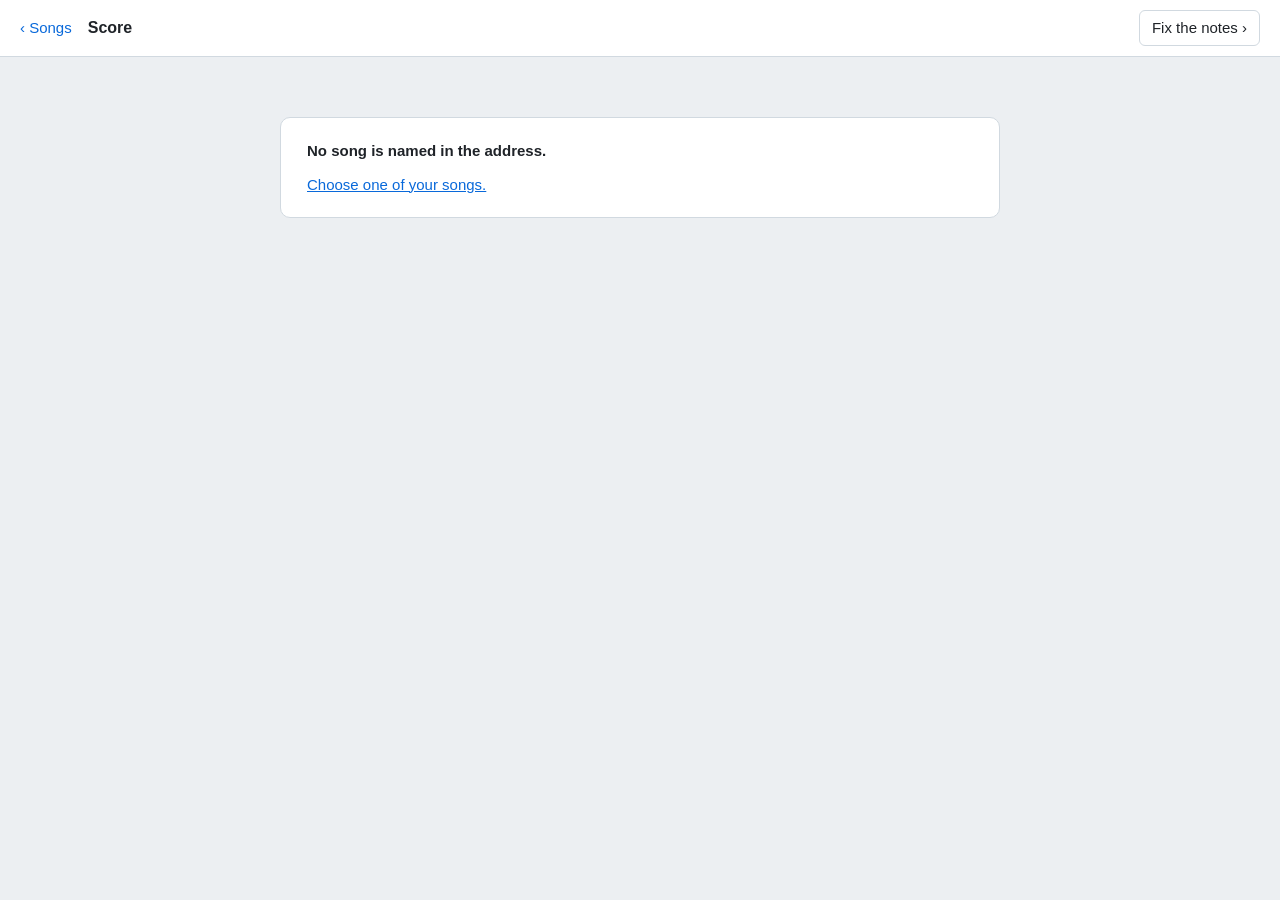
<file: src/bass2sheet/copilot_score.html>
<!doctype html>
<html lang="en">
<head>
<meta charset="utf-8">
<title>score · copilot</title>
<link rel="icon" href="data:,">
<style>
  :root { --ink: #1f2328; --soft: #59636e; --line: #d1d9e0; --blue: #0969da; --green: #1a7f37; --red: #cf222e; --bg: #eceff2; }
  * { box-sizing: border-box; }
  html, body { height: 100%; }
  body { margin: 0; display: flex; flex-direction: column; font: 15px/1.45 -apple-system, "Segoe UI", Helvetica, Arial, sans-serif; color: var(--ink); background: var(--bg); }
  header { display: flex; align-items: center; flex-wrap: wrap; gap: 8px 16px; padding: 10px 20px; background: #fff; border-bottom: 1px solid var(--line); }
  header b { font-size: 16px; }
  header .spacer { flex: 1; }
  .soft { color: var(--soft); }
  .hidden { display: none !important; }
  a { color: var(--blue); }
  header a.nav { text-decoration: none; white-space: nowrap; }
  button, a.file { font: inherit; color: var(--ink); padding: 6px 12px; border: 1px solid var(--line); border-radius: 6px; background: #fff; cursor: pointer; text-decoration: none; white-space: nowrap; }
  button:hover, a.file:hover { background: #f3f4f6; }
  button:disabled { color: #9aa4ae; cursor: default; }
  button.main { font-weight: 600; background: var(--blue); border-color: var(--blue); color: #fff; }
  button.main:hover { background: #0860ca; }
  select { font: inherit; color: inherit; padding: 5px 8px; border: 1px solid var(--line); border-radius: 6px; background: #fff; max-width: 420px; }
  #files { display: flex; align-items: center; gap: 8px; }
  #status.bad { color: var(--red); }
  main { flex: 1; overflow: auto; padding: 20px; }
  #pages { display: flex; flex-direction: column; align-items: center; gap: 18px; }
  #pages img { display: block; width: min(100%, 980px); height: auto; background: #fff; box-shadow: 0 1px 6px rgba(31, 35, 40, .22); }
  #notice { max-width: 720px; margin: 40px auto; padding: 22px 26px; background: #fff; border: 1px solid var(--line); border-radius: 10px; }
  #notice p { margin: 0 0 12px; }
  #notice p:last-child { margin-bottom: 0; }
</style>
</head>
<body>
<header>
  <a id="back" class="nav" href="/">‹ Songs</a>
  <span><b id="title">Score</b> <span id="artist" class="soft"></span></span>
  <select id="version" class="hidden" title="Every time the score is made it is kept: choose which one to see"></select>
  <span id="made" class="soft"></span>
  <span id="status" class="soft"></span>
  <span class="spacer"></span>
  <span id="files"></span>
  <button id="make">Make it again</button>
  <a id="notes" class="file" href="/song">Fix the notes ›</a>
  <button id="close" class="hidden" title="Back to the notes (Esc)">Close ✕</button>
</header>
<main>
  <div id="notice" class="hidden"></div>
  <div id="pages"></div>
</main>

<script id="logic">
// What needs no page: tested on its own (tests/copilot_score_logic.js).
const Score = (() => {
  const esc = t => String(t).replace(/[&<>"']/g, c => ({"&": "&amp;", "<": "&lt;", ">": "&gt;", '"': "&quot;", "'": "&#39;"}[c]));
  const count = (n, one, many) => `${n} ${n === 1 ? one : many || one + "s"}`;
  // "2026-11-14T12:55:38" as a person reads it; `now` is the moment it is read
  function when(stamp, now) {
    const t = new Date(stamp), day = d => new Date(d.getFullYear(), d.getMonth(), d.getDate()).getTime();
    if (isNaN(t)) return "";
    const days = Math.round((day(now) - day(t)) / 86400000);
    const clock = t.getHours() + ":" + String(t.getMinutes()).padStart(2, "0");
    const months = ["Jan", "Feb", "Mar", "Apr", "May", "Jun", "Jul", "Aug", "Sep", "Oct", "Nov", "Dec"];
    return (days === 0 ? "today" : days === 1 ? "yesterday" : `${t.getDate()} ${months[t.getMonth()]}`) + " at " + clock;
  }
  // from how much of the person's work a score was made
  function from(m) {
    const share = m.checked >= 0.995 ? "all of it checked by ear" : m.checked > 0 ? `${Math.round(100 * m.checked)}% checked by ear` : "not checked by ear yet";
    return `${count(m.fixes, "fix", "fixes")} · ${share}`;
  }
  // a version in the list to choose from: `versions` has the latest first
  function label(m, versions, now) {
    const latest = versions.length && versions[0].version === m.version;
    return `${latest ? "Latest" : "Version " + m.version}: ${when(m.when, now)} · ${from(m)}`;
  }
  return {esc, count, when, from, label};
})();
if (typeof module !== "undefined") module.exports = Score;
</script>

<script id="app">
const $ = id => document.getElementById(id);
const embedded = new URLSearchParams(location.search).has("embed");  // shown in a panel over the song's page
const song = decodeURIComponent(location.hash.slice(1));
let view = null, version = null;  // the version shown: null for the latest

async function api(path, body) {
  const r = await fetch(path, body ? {method: "POST", headers: {"Content-Type": "application/json"}, body: JSON.stringify(body)} : undefined);
  const j = await r.json();
  if (!r.ok) throw new Error(j.error || ("error " + r.status));
  return j;
}
function say(text, bad) { $("status").textContent = text || ""; $("status").classList.toggle("bad", !!bad); }
function notice(html) { $("notice").innerHTML = html || ""; $("notice").classList.toggle("hidden", !html); }

function show() {
  const v = view, m = v.made, fresh = "?" + Date.now();  // a score made again has the same addresses
  document.title = v.title + " · score";
  $("title").textContent = v.title; $("artist").textContent = v.artist;
  $("notes").href = "/song#" + encodeURIComponent(v.id);
  $("make").textContent = m ? "Make it again" : "Make the score";
  $("make").classList.toggle("main", !m);
  const now = new Date(), several = m && v.versions.length > 1, old = several && m.version !== v.versions[0].version;
  $("version").classList.toggle("hidden", !several);
  $("version").innerHTML = several ? v.versions.map(x => `<option value="${x.version}"${x.version === m.version ? " selected" : ""}>${Score.esc(Score.label(x, v.versions, now))}</option>`).join("") : "";
  $("made").textContent = !m ? "" : several ? (old ? "an earlier version" : "") : `Made ${Score.when(m.when, now)} · ${Score.from(m)}`;
  const named = Score.esc(v.title) + (old ? ` (version ${m.version})` : "");
  const file = (k, text) => m && v.files[k] ? `<a class="file" href="${v.files[k]}${fresh}" download="${named}.${k === "midi" ? "mid" : k}" title="Download${old ? " this version" : ""}">${text}</a>` : "";
  $("files").innerHTML = file("pdf", "PDF") + file("musicxml", "MusicXML") + file("midi", "MIDI");
  $("pages").innerHTML = m ? v.pages.map((src, k) => `<img src="${src}${fresh}" alt="Page ${k + 1}">`).join("") : "";
  if (!m) notice(`<p><b>No score has been made of this song yet.</b></p><p class="soft">It is written from your notes as they stand: what you fixed, and the tool's notes for the rest.</p>`);
  else if (!v.pages.length) notice(`<p><b>The score is written, but it cannot be drawn here: MuseScore 4 is not on this computer.</b></p>
    <p>The <a href="${v.files.musicxml}${fresh}" download="${named}.musicxml">MusicXML</a> opens in any notation program. With <a href="https://musescore.org" target="_blank" rel="noopener">MuseScore 4</a> installed, "Make it again" draws the pages here and writes the PDF.</p>`);
  else notice("");
}
async function load() {
  if (!song) { $("make").classList.add("hidden"); return notice(`<p><b>No song is named in the address.</b></p><p><a href="/">Choose one of your songs.</a></p>`); }
  try { view = await api("/api/score?song=" + encodeURIComponent(song) + (version ? "&version=" + version : "")); show(); }
  catch (e) { $("make").classList.add("hidden"); notice(`<p><b>${Score.esc(e.message)}</b></p><p><a href="/">Your songs</a></p>`); }
}
async function make() {
  $("make").disabled = true; say("writing the score…");
  try { await api("/api/sheet", {song}); say(""); version = null; await load(); }
  catch (e) { say(e.message, true); }
  $("make").disabled = false;
}
const close = () => window.parent.postMessage("copilot-score-close", location.origin);

if (typeof document !== "undefined" && document.getElementById("pages")) {
  $("make").onclick = make;
  $("version").onchange = () => { version = +$("version").value; $("version").blur(); load(); };
  if (embedded) {
    for (const id of ["back", "notes"]) $(id).classList.add("hidden");
    $("close").classList.remove("hidden");
    $("close").onclick = close;
    document.addEventListener("keydown", e => { if (e.key === "Escape") close(); });
  }
  window.addEventListener("hashchange", () => location.reload());
  load();
}
</script>
</body>
</html>
</file>
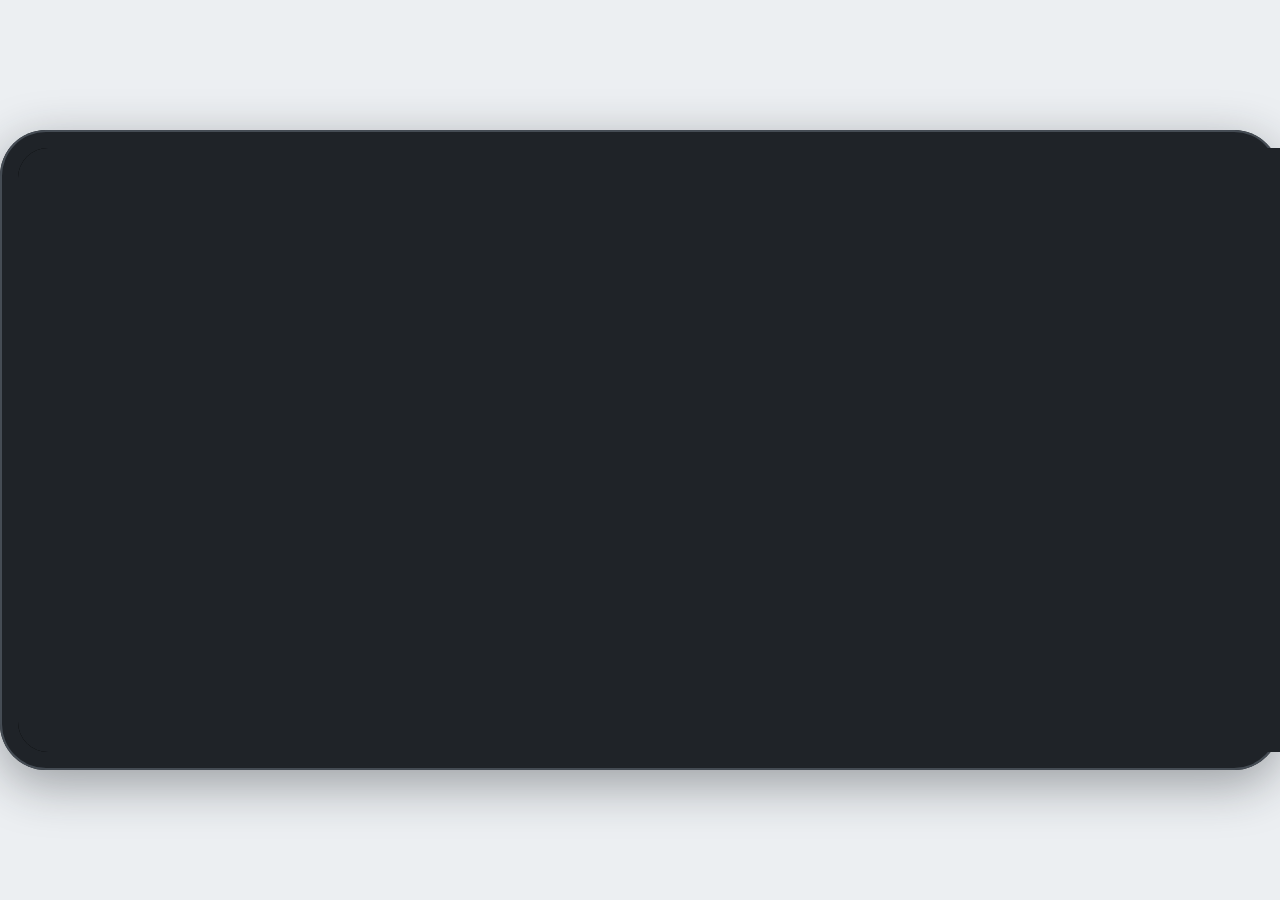
<file: dev/demo/stage/phone.html>
<!doctype html>
<html lang="en">
<head>
<meta charset="utf-8">
<title>phone</title>
<link rel="stylesheet" href="stage.css">
<style>
  body { display: flex; align-items: center; justify-content: center; background: var(--desk); }
  /* a phone held sideways: 844 x 390 of its own pixels, drawn larger so that it fills the picture */
  #phone { position: relative; width: calc(844px * var(--k) + 36px); height: calc(390px * var(--k) + 36px); border-radius: 46px; background: #1f2328; box-shadow: 0 14px 50px rgba(31, 35, 40, .4), inset 0 0 0 2px #454c54; }
  #screen { position: absolute; left: 18px; top: 18px; width: calc(844px * var(--k)); height: calc(390px * var(--k)); border-radius: 30px; overflow: hidden; background: #000; }
  iframe { width: 844px; height: 390px; border: 0; transform: scale(var(--k)); transform-origin: 0 0; background: #1f2328; }
</style>
</head>
<body style="--k: 1.55">
<div id="phone"><div id="screen"><iframe id="page" title="The page on the phone" allow="autoplay"></iframe></div></div>
<script>
function show(url) { document.getElementById("page").src = url; return true; }
</script>
</body>
</html>
</file>
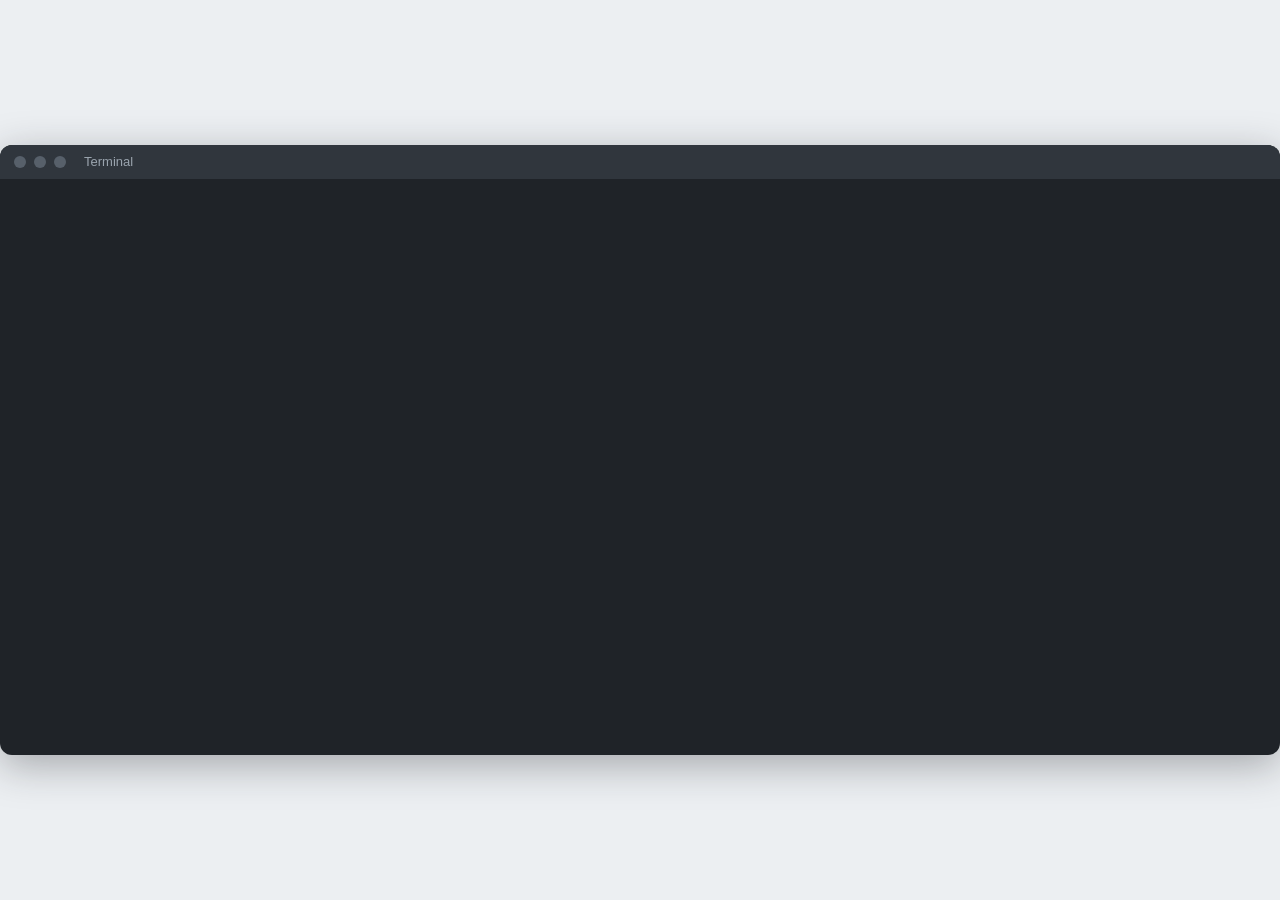
<file: dev/demo/stage/terminal.html>
<!doctype html>
<html lang="en">
<head>
<meta charset="utf-8">
<title>terminal</title>
<link rel="stylesheet" href="stage.css">
<style>
  body { display: flex; align-items: center; justify-content: center; background: var(--desk); }
  #win { width: 1300px; height: 610px; display: flex; flex-direction: column; border-radius: 12px; overflow: hidden; background: #1f2328; box-shadow: 0 10px 40px rgba(31, 35, 40, .35); }
  #bar { flex: none; height: 34px; display: flex; align-items: center; gap: 8px; padding: 0 14px; background: #30363d; color: #9aa4ae; font-size: 13px; }
  #bar i { width: 12px; height: 12px; border-radius: 50%; background: #57606a; }
  #bar span { margin-left: 10px; }
  #out { flex: 1; overflow: hidden; padding: 16px 20px; font: 17px/1.5 ui-monospace, SFMono-Regular, Menlo, Consolas, monospace; color: #e6edf3; white-space: pre-wrap; word-break: break-word; }
  .p { color: #7ee787; }
  .w { color: #e3b341; }
  .d { color: #9aa4ae; }
  #cur { display: inline-block; width: 10px; height: 20px; margin-bottom: -3px; background: #e6edf3; }
  #cur.off { opacity: 0; }
</style>
</head>
<body>
<div id="win"><div id="bar"><i></i><i></i><i></i><span>Terminal</span></div><div id="out"></div></div>
<script>
// What a terminal shows, put there by the film: the command as it is typed, then what the command really printed,
// line by line as it printed it. Nothing here is made up.
const out = document.getElementById("out");
let line = null;
const esc = t => String(t).replace(/[&<>]/g, c => ({"&": "&amp;", "<": "&lt;", ">": "&gt;"}[c]));
const cursor = () => { const old = document.getElementById("cur"); if (old) old.remove(); const c = document.createElement("span"); c.id = "cur"; out.appendChild(c); };
function prompt() { line = document.createElement("span"); out.insertAdjacentHTML("beforeend", `<span class="p">$ </span>`); out.appendChild(line); cursor(); }
function type(text) { line.textContent += text; cursor(); }
function enter() { out.appendChild(document.createTextNode("\n")); cursor(); }
function print(text) {  // a line the command printed; the tool's own WARNING lines in its warning colour
  const kind = / WARNING /.test(text) ? "w" : "";
  const c = document.getElementById("cur"); if (c) c.remove();
  out.insertAdjacentHTML("beforeend", `<span class="${kind}">${esc(text)}</span>\n`);
  cursor();
  while (out.scrollHeight > out.clientHeight && out.firstChild) out.removeChild(out.firstChild);
}
setInterval(() => { const c = document.getElementById("cur"); if (c) c.classList.toggle("off"); }, 530);
</script>
</body>
</html>
</file>
<file: dev/demo/stage/stage.css>
/* The film's own pages (cards, the terminal, the sheet on a desk, the phone) in the copilot's colours and type. */
:root { --ink: #1f2328; --soft: #59636e; --line: #d1d9e0; --blue: #0969da; --green: #1a7f37; --amber: #9a6700; --red: #cf222e; --bg: #f6f8fa; --desk: #eceff2; }
* { box-sizing: border-box; }
html, body { height: 100%; margin: 0; overflow: hidden; }
body { font: 15px/1.45 -apple-system, "Segoe UI", Helvetica, Arial, sans-serif; color: var(--ink); background: var(--bg); }
.mono { font-family: ui-monospace, SFMono-Regular, Menlo, Consolas, monospace; }
.soft { color: var(--soft); }
.hidden { display: none !important; }
</file>
